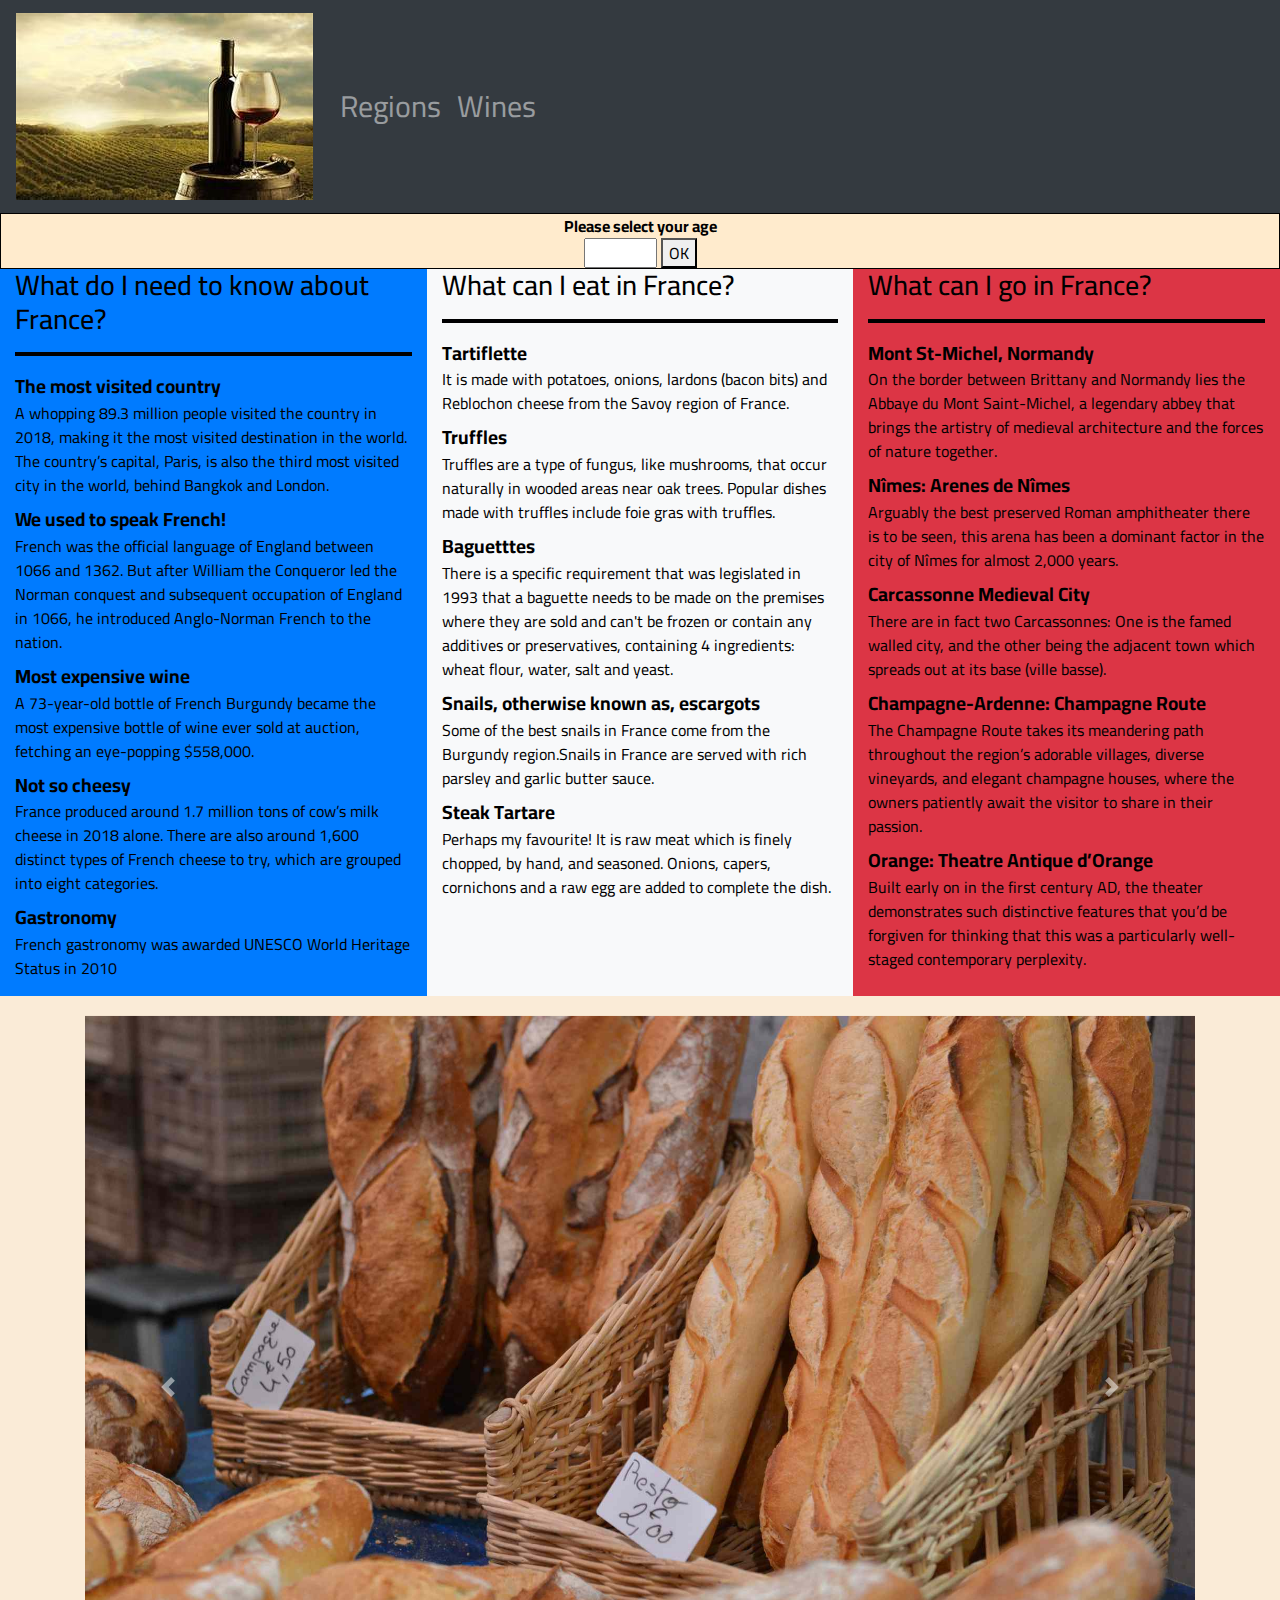
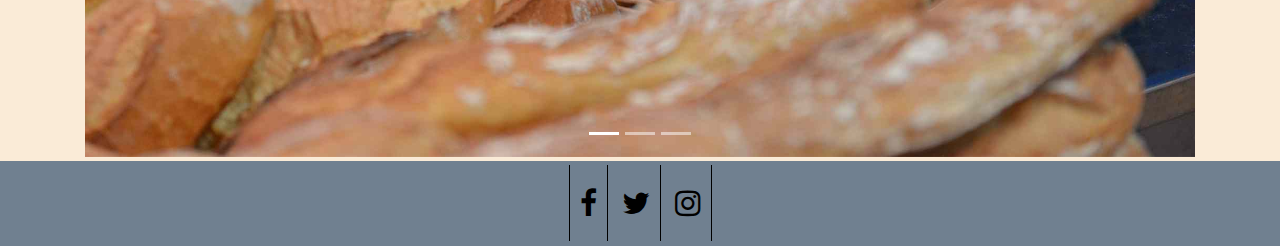
<file: index.html>
<!DOCTYPE html>
<html lang="en">

<head>
  <meta charset="utf-8">
  <meta name="viewport" content="width=device-width, initial-scale=1">
  <link rel="stylesheet" href="https://cdn.jsdelivr.net/npm/bootstrap@4.6.1/dist/css/bootstrap.min.css">
  <link rel="preconnect" href="https://fonts.googleapis.com">
  <link rel="preconnect" href="https://fonts.gstatic.com" crossorigin>
  <link href="https://fonts.googleapis.com/css2?family=Cairo&display=swap" rel="stylesheet">
  <link href="https://fonts.googleapis.com/css2?family=EB+Garamond&display=swap" rel="stylesheet">
  <!-- Load font awesome icons -->
  <link rel="stylesheet" href="https://cdnjs.cloudflare.com/ajax/libs/font-awesome/4.7.0/css/font-awesome.min.css">
  <link rel="stylesheet" href="assets/css/styles.css">
  <title>Love France, Love Wine</title>
</head>

<body>
  <nav class="navbar navbar-expand-sm bg-dark navbar-dark">
    <!-- Brand/logo -->
    <a class="navbar-brand" href="index.html">
      <img src="assets/images/background_image.jpg" alt="Love France, Love Wine">
    </a>
    <!-- Nav Links -->
    <ul class="navbar-nav">
      <li class="nav-item">
        <a class="nav-link" href="regions.html">Regions</a>
      </li>
      <li class="nav-item">
        <a class="nav-link" href="wines.html">Wines</a>
      </li>
    </ul>
  </nav>
  <!-- Age-check tool -->

  <div class="welcome">
    <p>Please select your age</p>
    <input id="id" type="number" min="18" max="150" required>
    <button onclick="popUp()">OK</button>
    <p id="message"></p>
  </div>

  <!-- French flag coloured columns with info-->
  <div class="container-fluid">
    <div class="row">
      <div class="col-sm-4 bg-primary">
        <h3>What do I need to know about France?</h3>
        <hr>
        <dl>
          <dt>The most visited country</dt>
          <dd>A whopping 89.3 million people visited the country in 2018, making it the most
            visited destination in the
            world. The country’s capital, Paris, is also the third most visited city in the world, behind Bangkok and
            London.</dd>

          <dt>We used to speak French!</dt>
          <dd>French was the official language of England between 1066 and 1362. But after
            William the Conqueror led the
            Norman conquest and subsequent occupation of England in 1066, he introduced Anglo-Norman French to the
            nation.</dd>

          <dt>Most expensive wine</dt>
          <dd>A 73-year-old bottle of French Burgundy became the most expensive bottle of wine ever sold at auction,
            fetching an eye-popping $558,000.</dd>

          <dt>Not so cheesy</dt>
          <dd>France produced around 1.7 million tons of cow’s milk cheese in 2018 alone. There are also
            around 1,600 distinct types of French cheese to try, which are grouped into eight categories. </dd>

          <dt>Gastronomy</dt>
          <dd>French gastronomy was awarded UNESCO World Heritage Status in 2010</dd>
        </dl>
      </div>
      <div class="col-sm-4 bg-light">
        <h3>What can I eat in France?</h3>
        <hr>
        <dl>
          <dt>Tartiflette</dt>
          <dd>It is made with potatoes, onions, lardons (bacon bits) and Reblochon cheese from the Savoy region of
            France.</dd>

          <dt>Truffles</dt>
          <dd>Truffles are a type of fungus, like mushrooms, that occur naturally in wooded areas near oak
            trees. Popular dishes made with truffles include foie gras with truffles.</dd>

          <dt>Baguetttes</dt>
          <dd>There is a specific requirement that was legislated in 1993 that a baguette needs to be made
            on the premises where they are sold and can't be frozen or contain any additives or preservatives,
            containing 4
            ingredients: wheat flour, water, salt and yeast.</dd>

          <dt>Snails, otherwise known as, escargots</dt>
          <dd>Some of the best snails in France come from the Burgundy region.Snails in France are served with rich
            parsley and garlic butter sauce.</dd>

          <dt>Steak Tartare</dt>
          <dd>Perhaps my favourite! It is raw meat which is finely chopped, by hand, and seasoned. Onions,
            capers, cornichons and a raw egg are added to complete the dish.</dd>
        </dl>
      </div>
      <div class="col-sm-4 bg-danger">
        <h3>What can I go in France?</h3>
        <hr>
        <dl>
          <dt>Mont St-Michel, Normandy</dt>
          <dd>On the border between Brittany and Normandy lies the Abbaye du Mont
            Saint-Michel, a legendary abbey that brings the artistry of medieval architecture and the forces of nature
            together.</dd>
          <dt>Nîmes: Arenes de Nîmes</dt>
          <dd>Arguably the best preserved Roman amphitheater there is to be seen, this arena has been a dominant factor
            in the city of Nîmes for almost 2,000 years.</dd>
          <dt>Carcassonne Medieval City</dt>
          <dd>There are in fact two Carcassonnes: One is the famed walled city, and the other being the adjacent town
            which spreads out at its base (ville basse).</dd>
          <dt>Champagne-Ardenne: Champagne Route</dt>
          <dd>The Champagne Route takes its meandering path throughout the region’s adorable villages, diverse
            vineyards,
            and elegant champagne houses, where the owners patiently await the visitor to share in their passion.</dd>
          <dt>Orange: Theatre Antique d’Orange</dt>
          <dd>Built early on in the first century AD, the theater demonstrates such distinctive features that you’d be
            forgiven for thinking that this was a particularly well-staged contemporary perplexity.</dd>
        </dl>
      </div>
    </div>
  </div>
  <!--Carousel-->
  <div class="container mt-3">
    <div id="myCarousel" class="carousel slide">
      <!-- Indicators -->
      <ul class="carousel-indicators">
        <li class="item1 active"></li>
        <li class="item2"></li>
        <li class="item3"></li>
      </ul>
      <!-- The slideshow -->
      <div class="carousel-inner">
        <div class="carousel-item active">
          <img src="assets/images/bread.jpg" alt="French bread" width="1100" height="500">
        </div>
        <div class="carousel-item">
          <img src="assets/images/cheese.jpg" alt="French cheese" width="1100" height="500">
        </div>
        <div class="carousel-item">
          <img src="assets/images/snails.jpg" alt="Snails" width="1100" height="500">
        </div>
      </div>
      <!-- Left and right controls -->
      <a class="carousel-control-prev" href="#myCarousel">
        <span class="carousel-control-prev-icon"></span>
      </a>
      <a class="carousel-control-next" href="#myCarousel">
        <span class="carousel-control-next-icon"></span>
      </a>
    </div>
  </div>
  <!-- Footer and Social media -->
  <footer class="footer">
    <div class="container text-center">
      <a href="https://en-gb.facebook.com/" target="_blank"><i class="fa fa-facebook"></i></a>
      <a href="https://twitter.com/home" target="_blank"><i class="fa fa-twitter"></i></a>
      <a href="https://www.instagram.com/" target="_blank"><i class="fa fa-instagram"></i></a>
    </div>
  </footer>
  <script src="https://cdn.jsdelivr.net/npm/jquery@3.5.1/dist/jquery.slim.min.js"></script>
  <script src="https://cdn.jsdelivr.net/npm/popper.js@1.16.1/dist/umd/popper.min.js"></script>
  <script src="https://cdn.jsdelivr.net/npm/bootstrap@4.6.1/dist/js/bootstrap.bundle.min.js"></script>
  <script src="assets/js/main.js"></script>
</body>

</html>
</file>
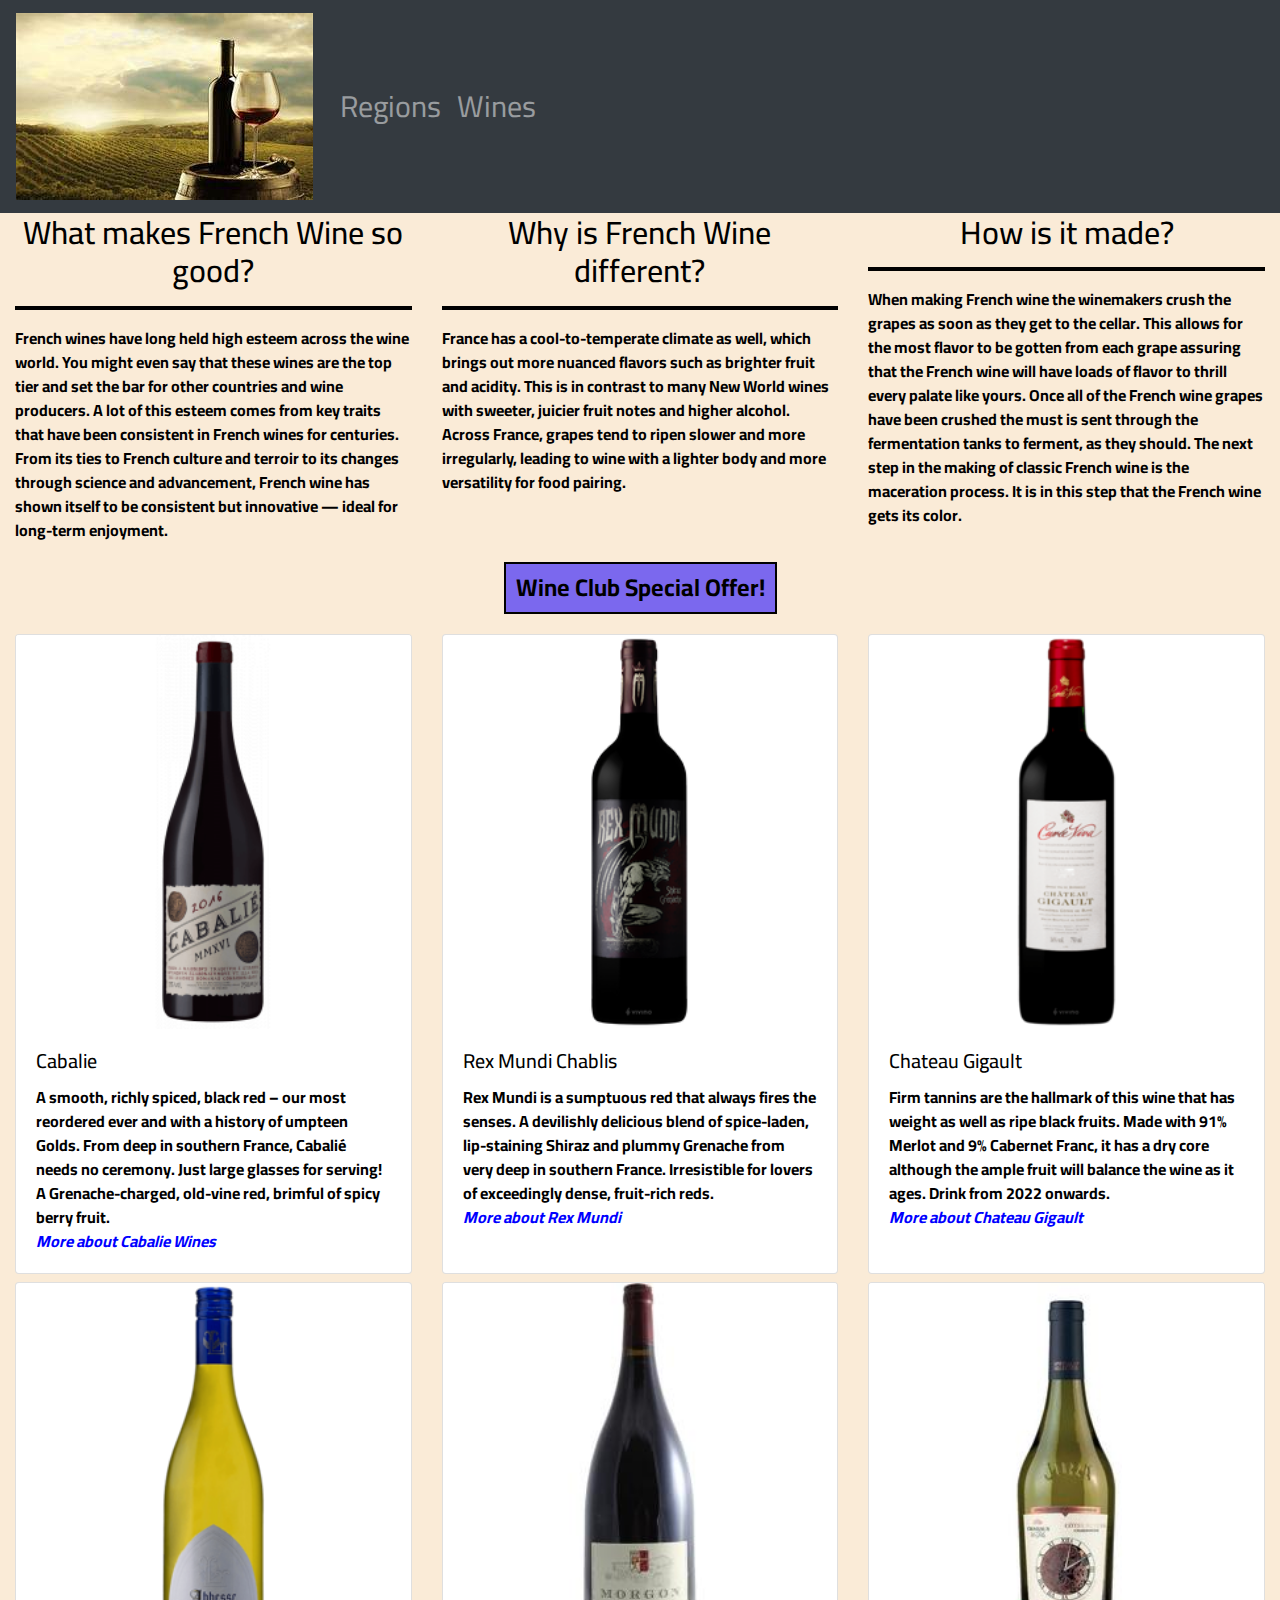
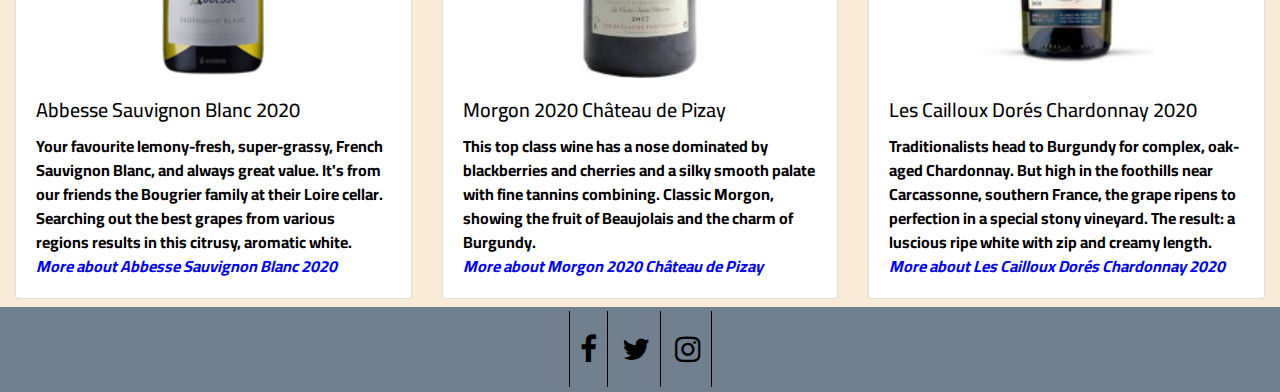
<file: wines.html>
<!DOCTYPE html>
<html lang="en">

<head>
  <meta charset="utf-8">
  <meta name="viewport" content="width=device-width, initial-scale=1">
  <link rel="stylesheet" href="https://cdn.jsdelivr.net/npm/bootstrap@4.6.1/dist/css/bootstrap.min.css">
  <link rel="preconnect" href="https://fonts.googleapis.com">
  <link rel="preconnect" href="https://fonts.gstatic.com" crossorigin>
  <link href="https://fonts.googleapis.com/css2?family=Cairo&display=swap" rel="stylesheet">
  <link href="https://fonts.googleapis.com/css2?family=EB+Garamond&display=swap" rel="stylesheet">
  <!-- Load font awesome icons -->
  <link rel="stylesheet" href="https://cdnjs.cloudflare.com/ajax/libs/font-awesome/4.7.0/css/font-awesome.min.css">
  <link rel="stylesheet" href="assets/css/styles.css">
  <title>Wines</title>
</head>

<body>
  <nav class="navbar navbar-expand-sm bg-dark navbar-dark">
    <!-- Brand/logo -->
    <a class="navbar-brand" href="index.html">
      <img src="assets/images/background_image.jpg" alt="Love France, Love Wine">
    </a>
    <!-- Nav Links -->
    <ul class="navbar-nav">
      <li class="nav-item">
        <a class="nav-link" href="regions.html">Regions</a>
      </li>
      <li class="nav-item">
        <a class="nav-link" href="wines.html">Wines</a>
      </li>
    </ul>
  </nav>
  <!-- 3 columns of wine info -->
  <div class="container-fluid">
    <div class="row">
      <div class="col-sm-4">
        <h2>What makes French Wine so good?</h2>
        <hr>
        <p>French wines have long held high esteem across the wine world. You might even say that these wines are the
          top tier and set the bar for other countries and wine producers. A lot of this esteem comes from key traits
          that have been consistent in French wines for centuries.
          From its ties to French culture and terroir to its changes through science and advancement, French wine has
          shown itself to be consistent but innovative — ideal for long-term enjoyment. </p>
      </div>
      <div class="col-sm-4">
        <h2>Why is French Wine different?</h2>
        <hr>
        <p>France has a cool-to-temperate climate as well, which brings out more nuanced flavors such as brighter fruit
          and acidity. This is in contrast to many New World wines with sweeter, juicier fruit notes and higher alcohol.
          Across France, grapes tend to ripen slower and more irregularly, leading to wine with a lighter body and more
          versatility for food pairing.</p>
      </div>
      <div class="col-sm-4">
        <h2>How is it made?</h2>
        <hr>
        <p>When making French wine the winemakers crush the grapes as soon as they get to the cellar. This allows for
          the most flavor to be gotten from each grape assuring that the French wine will have loads of flavor to thrill
          every palate like yours. Once all of the French wine grapes have been crushed the must is sent through the
          fermentation tanks to ferment, as they should. The next step in the making of classic French wine is the
          maceration process. It is in this step that the French wine gets its color.</p>
      </div>
    </div>
  </div>
  <!--Special offer button-->
  <button class="winebut">Wine Club Special Offer!</button>
  <div class="popup-background">
    <div class="popup">
      <div class="popup-exit">X</div>
      <div class="popup-content">
        <h2>Join A Wine Club</h2>
        <p>Do you want the best wines at the best prices?</p>
        <a href="https://www.sundaytimeswineclub.co.uk/" target="_blank">The Sunday Times Wine Club</a>
      </div>
    </div>
  </div>
  <!--Wine product and descrip as card deck-->
  <div class="card-deck">
    <div class="card">
      <img class="card-img-top" src="assets/images/cabalie.png" alt="Cabalie">
      <div class="card-body">
        <h5 class="card-title">Cabalie</h5>
        <p class="card-text">A smooth, richly spiced, black red – our most reordered ever and with a history of umpteen
          Golds. From deep in southern France, Cabalié needs no ceremony. Just large glasses for serving! A
          Grenache-charged, old-vine red, brimful of spicy berry fruit.</p>
        <p class="card-text"><a class="region-link" href="https://www.vivino.com/wineries/cabalie" target="_blank">More
            about Cabalie Wines</a></p>
      </div>
    </div>
    <div class="card">
      <img class="card-img-top" src="assets/images/rex-mundi.png" alt="Rex Mundi">
      <div class="card-body">
        <h5 class="card-title">Rex Mundi Chablis</h5>
        <p class="card-text">Rex Mundi is a sumptuous red that always fires the senses. A devilishly delicious blend of
          spice-laden, lip-staining Shiraz and plummy Grenache from very deep in southern France. Irresistible for
          lovers of exceedingly dense, fruit-rich reds.</p>
        <p class="card-text"><a class="region-link"
            href="https://www.laithwaites.co.uk/product/Rex-Mundi-Shiraz-Grenache-2020/1419120#writeareview"
            target="_blank">More about Rex Mundi</a></p>
      </div>
    </div>
    <div class="card">
      <img class="card-img-top" src="assets/images/chateau_gigault.png" alt="Chateau Gigault">
      <div class="card-body">
        <h5 class="card-title">Chateau Gigault</h5>
        <p class="card-text">Firm tannins are the hallmark of this wine that has weight as well as ripe black fruits.
          Made with 91% Merlot and 9% Cabernet Franc, it has a dry core although the ample fruit will balance the wine
          as it ages. Drink from 2022 onwards.
        </p>
        <p class="card-text"><a class="region-link"
            href="https://www.wine-searcher.com/find/gigault+cuvee+viva+blaye+cote+de+bordeaux+france/2016#t3"
            target="_blank">More about Chateau Gigault</a></p>
      </div>
    </div>
  </div>
  <div class="card-deck">
    <div class="card">
      <img class="card-img-top" src="assets/images/abbesse.png" alt="Abbesse Sauvignon Blanc 2020">
      <div class="card-body">
        <h5 class="card-title">Abbesse Sauvignon Blanc 2020</h5>
        <p class="card-text">Your favourite lemony-fresh, super-grassy, French Sauvignon Blanc, and always great value.
          It's from our friends the Bougrier family at their Loire cellar. Searching out the best grapes from various
          regions results in this citrusy, aromatic white.</p>
        <p class="card-text"><a class="region-link" href="https://www.laithwaites.co.uk/wines/French-Wine/_/N-1z141ye"
            target="_blank">More about Abbesse Sauvignon Blanc 2020</a></p>
      </div>
    </div>
    <div class="card">
      <img class="card-img-top" src="assets/images/louis-claude-desvignes-morgon.jpg" alt="La Voûte 2020">
      <div class="card-body">
        <h5 class="card-title">Morgon 2020 Château de Pizay</h5>
        <p class="card-text">This top class wine has a nose dominated by blackberries and cherries and a silky smooth
          palate with fine tannins combining. Classic Morgon, showing the fruit of Beaujolais and the charm of Burgundy.
        </p>
        <p class="card-text"><a class="region-link" href="https://www.majestic.co.uk/morgon-red-wine"
            target="_blank">More about Morgon 2020 Château de Pizay</a></p>
      </div>
    </div>
    <div class="card">
      <img class="card-img-top" src="assets/images/jura.jpg" alt="Les Cailloux Dorés Chardonnay 2020">
      <div class="card-body">
        <h5 class="card-title">Les Cailloux Dorés Chardonnay 2020</h5>
        <p class="card-text">Traditionalists head to Burgundy for complex, oak-aged Chardonnay. But high in the
          foothills near Carcassonne, southern France, the grape ripens to perfection in a special stony vineyard. The
          result: a luscious ripe white with zip and creamy length.</p>
        <p class="card-text"><a class="region-link"
            href="https://www.laithwaites.co.uk/product/Les-Cailloux-Dor%C3%A9s-Chardonnay-2020/1803020"
            target="_blank">
            More about Les Cailloux Dorés Chardonnay 2020</a></p>
      </div>
    </div>
  </div>
  <!-- Footer and Social media -->
  <footer class="footer">
    <div class="container text-center">
      <a href="https://en-gb.facebook.com/" target="_blank"><i class="fa fa-facebook"></i></a>
      <a href="https://twitter.com/home" target="_blank"><i class="fa fa-twitter"></i></a>
      <a href="https://www.instagram.com/" target="_blank"><i class="fa fa-instagram"></i></a>
    </div>
  </footer>
  <script src="https://cdn.jsdelivr.net/npm/jquery@3.5.1/dist/jquery.slim.min.js"></script>
  <script src="https://cdn.jsdelivr.net/npm/popper.js@1.16.1/dist/umd/popper.min.js"></script>
  <script src="https://cdn.jsdelivr.net/npm/bootstrap@4.6.1/dist/js/bootstrap.bundle.min.js"></script>
  <script src="assets/js/popup.js"></script>
</body>

</html>
</file>
<file: assets/css/styles.css>
/* Background color and font styles throughout*/
body {
  font-family: 'Cairo', sans-serif;
  background-color: antiquewhite;
  color: black;
}
.navbar-brand {
  width:300px;
  
}
* {
  box-sizing: border-box;
}
/* Age selector*/


.welcome {
  text-align:center;
  border:solid black 1px;
  background-color: blanchedalmond;
}
hr {
  border: solid 2px black;

}
/* Lists on French flag- index*/
dt {
  font-weight: bold;
  font-size: 1.2rem;
  color: black;
}

p {
  margin: auto;
  padding: 0;
  font-weight: bold;
}
h2 {
  text-align:center;
}
/* Links to html pages*/
.nav-link {
  font-size: 30px;
}
/* Links within cards*/
.region-link {
  color: blue;
  font-style: italic;
}

.strap {
  font-style: italic;
}

.card-deck {
  margin:0 auto;
  margin-top: 6px;
  margin-bottom:8px;
}
/* Footer and social media elements*/
.footer {
  background: slategrey;
  padding: 20px 0;
}

.footer a {
  color: black;
  font-size: 30px;
  padding: 10px;
  border-right: 1px solid black;
  transition: all .5s ease;
}

.footer a:first-child {
  border-left: 1px solid black;
}

.footer a:hover {
  color: white;
}

/* Google map*/
#map {
  margin-top: 4px;
  margin-bottom: 4px;
  border: solid black 1px;
  height: 500px;
  width: 100%;
}

/* Carousel on index */
.carousel-inner img {
  width: 100%;
  height: 100%;
  margin-top:4px;
  margin-bottom: 4px;
}
/* Wine button styling*/
.winebut {
  display:block;
  margin: 20px auto;
  background: mediumslateblue;
  color: black;
  font-weight: bold;
  border: 2px solid black;
  padding: 6px 10px;
  font-size: 1.5rem;
}

button:hover {
  background-color: blue;
}

/* Age checker button*/
button onclick {
  display:block;
  margin: 20px auto;
  background: red;
  color: black;
  font-weight: bold;
  border: 2px solid black;
  padding: 6px 10px;
  font-size: 1.5rem;
}

button:hover {
  background-color: blue;
}
/* Styling for pop up on wine page*/
.popup-background {
  background: rgba(0,0,0,0.5);
  position: fixed;
  top: 0;
  right: 0;
  width: 100%;
  height:100%;
  display:none;
}

.popup {
text-align: center;
width: 100%;
max-width: 300px;
margin: 10% auto;
padding:20px;
background: white;
position:relative;
}

.popup a {
  background:darkorchid;
  color: white;
  padding: 1px 1px;
  text-decoration: none;
}

.popup-exit {
  position:absolute;
  top: 5px;
  bottom: 8px;
  cursor: pointer;
  font-weight:bold;
}
</file>
